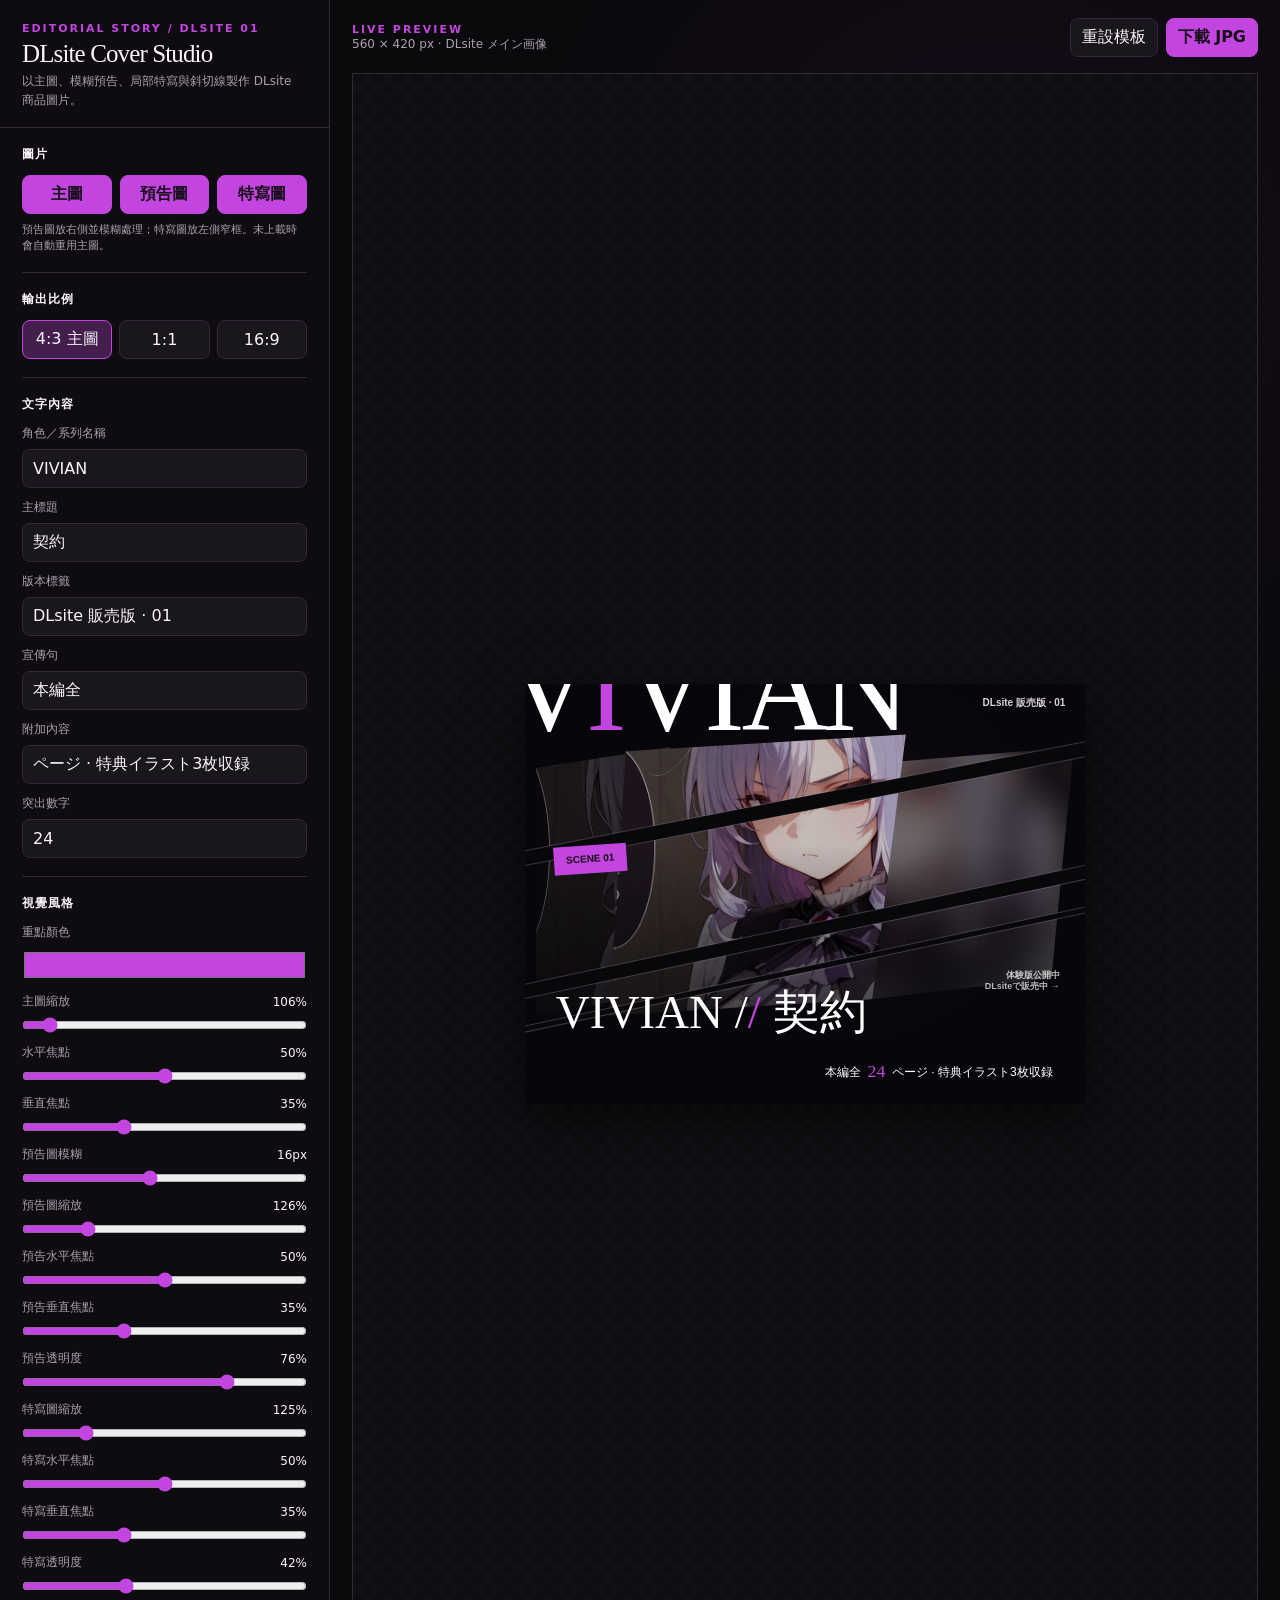
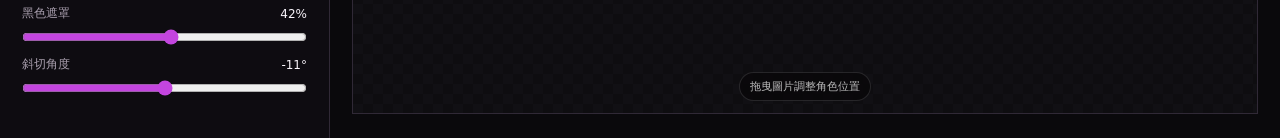
<file: PatreonCoverStudio.html>
<!DOCTYPE html>
<html lang="zh-HK">
<head>
  <meta charset="UTF-8">
  <meta name="viewport" content="width=device-width, initial-scale=1.0">
  <title>DLsite Cover Studio — Editorial Story</title>
  <style>
    :root {
      color-scheme: dark;
      --bg: #0a090c;
      --panel: #121015;
      --panel-2: #19161d;
      --line: #302936;
      --text: #f8f4fa;
      --muted: #aaa0af;
      --accent: #c345df;
    }
    * { box-sizing: border-box; }
    html, body { min-height: 100%; }
    body {
      margin: 0;
      background:
        radial-gradient(circle at 78% 16%, rgba(195, 69, 223, .08), transparent 28%),
        var(--bg);
      color: var(--text);
      font-family: Inter, "Noto Sans TC", "Microsoft JhengHei", system-ui, sans-serif;
    }
    button, input, select { font: inherit; }
    button, .file-button { -webkit-tap-highlight-color: transparent; }
    .app-shell {
      display: grid;
      grid-template-columns: 330px minmax(0, 1fr);
      min-height: 100vh;
    }
    .sidebar {
      background: rgba(15, 13, 18, .96);
      border-right: 1px solid var(--line);
      display: flex;
      flex-direction: column;
      min-width: 0;
    }
    .brand {
      border-bottom: 1px solid var(--line);
      padding: 22px 22px 18px;
    }
    .eyebrow {
      color: var(--accent);
      font-size: 11px;
      font-weight: 700;
      letter-spacing: .18em;
      text-transform: uppercase;
    }
    h1 {
      font-family: Georgia, "Times New Roman", "Noto Serif TC", serif;
      font-size: 25px;
      font-weight: 400;
      letter-spacing: -.035em;
      margin: 5px 0 4px;
    }
    .brand p {
      color: var(--muted);
      font-size: 12px;
      line-height: 1.55;
      margin: 0;
    }
    .controls {
      display: flex;
      flex: 1;
      flex-direction: column;
      gap: 18px;
      overflow-y: auto;
      padding: 18px 22px 24px;
    }
    .control-section {
      border-bottom: 1px solid var(--line);
      padding-bottom: 18px;
    }
    .control-section:last-child { border-bottom: 0; }
    .section-title {
      align-items: center;
      display: flex;
      font-size: 12px;
      font-weight: 700;
      justify-content: space-between;
      letter-spacing: .08em;
      margin: 0 0 12px;
      text-transform: uppercase;
    }
    .field {
      display: grid;
      gap: 7px;
      margin-top: 11px;
    }
    .field:first-of-type { margin-top: 0; }
    .field-head {
      align-items: center;
      color: var(--muted);
      display: flex;
      font-size: 12px;
      justify-content: space-between;
    }
    .field-head output {
      color: var(--text);
      font-variant-numeric: tabular-nums;
    }
    input[type="text"], input[type="number"], select {
      background: var(--panel-2);
      border: 1px solid var(--line);
      border-radius: 8px;
      color: var(--text);
      min-width: 0;
      outline: none;
      padding: 9px 10px;
      width: 100%;
    }
    input[type="text"]:focus, input[type="number"]:focus, select:focus {
      border-color: var(--accent);
      box-shadow: 0 0 0 3px color-mix(in srgb, var(--accent), transparent 78%);
    }
    input[type="range"] {
      accent-color: var(--accent);
      cursor: pointer;
      margin: 0;
      width: 100%;
    }
    input[type="color"] {
      background: transparent;
      border: 0;
      cursor: pointer;
      height: 34px;
      padding: 0;
      width: 100%;
    }
    .ratio-group {
      display: grid;
      gap: 7px;
      grid-template-columns: repeat(3, 1fr);
    }
    .ratio-button, .ghost-button, .primary-button, .file-button {
      align-items: center;
      border-radius: 8px;
      cursor: pointer;
      display: inline-flex;
      justify-content: center;
      min-height: 38px;
      padding: 8px 11px;
      text-align: center;
    }
    .ratio-button, .ghost-button {
      background: var(--panel-2);
      border: 1px solid var(--line);
      color: var(--text);
    }
    .ratio-button[aria-pressed="true"] {
      background: color-mix(in srgb, var(--accent), #17121b 74%);
      border-color: var(--accent);
    }
    .primary-button, .file-button {
      background: var(--accent);
      border: 1px solid var(--accent);
      color: #160e19;
      font-weight: 700;
    }
    .file-grid {
      display: grid;
      gap: 8px;
      grid-template-columns: repeat(3, 1fr);
    }
    .file-button input { display: none; }
    .file-note {
      color: var(--muted);
      font-size: 11px;
      line-height: 1.45;
      margin: 8px 0 0;
    }
    .workspace {
      display: flex;
      flex-direction: column;
      min-width: 0;
      padding: 18px 22px 24px;
    }
    .workspace-bar {
      align-items: center;
      display: flex;
      gap: 10px;
      justify-content: space-between;
      margin-bottom: 16px;
    }
    .workspace-status {
      color: var(--muted);
      font-size: 12px;
    }
    .workspace-actions {
      display: flex;
      gap: 8px;
    }
    .workspace-actions button { white-space: nowrap; }
    .stage-wrap {
      align-items: center;
      background:
        linear-gradient(45deg, #111014 25%, transparent 25%),
        linear-gradient(-45deg, #111014 25%, transparent 25%),
        linear-gradient(45deg, transparent 75%, #111014 75%),
        linear-gradient(-45deg, transparent 75%, #111014 75%),
        #0e0d10;
      background-position: 0 0, 0 10px, 10px -10px, -10px 0;
      background-size: 20px 20px;
      border: 1px solid var(--line);
      display: flex;
      flex: 1;
      justify-content: center;
      min-height: 430px;
      overflow: hidden;
      padding: 28px;
      position: relative;
    }
    canvas {
      background: #08070a;
      box-shadow: 0 18px 54px rgba(0, 0, 0, .58);
      cursor: grab;
      display: block;
      max-height: calc(100vh - 126px);
      max-width: 100%;
      object-fit: contain;
      touch-action: none;
    }
    canvas.is-dragging { cursor: grabbing; }
    .stage-hint {
      background: rgba(8, 7, 10, .76);
      border: 1px solid rgba(255, 255, 255, .12);
      border-radius: 999px;
      bottom: 12px;
      color: rgba(255, 255, 255, .72);
      font-size: 11px;
      left: 50%;
      padding: 6px 10px;
      pointer-events: none;
      position: absolute;
      transform: translateX(-50%);
      white-space: nowrap;
    }
    .toast {
      background: #f6eef8;
      border-radius: 8px;
      bottom: 18px;
      color: #241728;
      font-size: 12px;
      opacity: 0;
      padding: 9px 12px;
      pointer-events: none;
      position: fixed;
      right: 18px;
      transform: translateY(8px);
      transition: opacity .2s ease, transform .2s ease;
      z-index: 20;
    }
    .toast.show { opacity: 1; transform: translateY(0); }
    @media (max-width: 900px) {
      .app-shell { grid-template-columns: 290px minmax(0, 1fr); }
      .stage-wrap { padding: 16px; }
    }
    @media (max-width: 720px) {
      .app-shell { display: block; }
      .sidebar { border-bottom: 1px solid var(--line); border-right: 0; }
      .controls { max-height: none; overflow: visible; }
      .workspace { min-height: 72vh; }
      .workspace-bar { align-items: flex-start; flex-direction: column; }
      .stage-wrap { min-height: 360px; }
      canvas { max-height: none; }
    }
  </style>
</head>
<body>
  <main class="app-shell">
    <aside class="sidebar" aria-label="封面設定">
      <header class="brand">
        <div class="eyebrow">Editorial Story / DLsite 01</div>
        <h1>DLsite Cover Studio</h1>
        <p>以主圖、模糊預告、局部特寫與斜切線製作 DLsite 商品圖片。</p>
      </header>

      <div class="controls">
        <section class="control-section">
          <h2 class="section-title">圖片</h2>
          <div class="file-grid">
            <label class="file-button">主圖<input id="main-image-input" type="file" accept="image/*"></label>
            <label class="file-button">預告圖<input id="teaser-image-input" type="file" accept="image/*"></label>
            <label class="file-button">特寫圖<input id="detail-image-input" type="file" accept="image/*"></label>
          </div>
          <p class="file-note">預告圖放右側並模糊處理；特寫圖放左側窄框。未上載時會自動重用主圖。</p>
        </section>

        <section class="control-section">
          <h2 class="section-title">輸出比例</h2>
          <div class="ratio-group" role="group" aria-label="選擇輸出比例">
            <button class="ratio-button" type="button" data-ratio="4:3" aria-pressed="true">4:3 主圖</button>
            <button class="ratio-button" type="button" data-ratio="1:1" aria-pressed="false">1:1</button>
            <button class="ratio-button" type="button" data-ratio="16:9" aria-pressed="false">16:9</button>
          </div>
        </section>

        <section class="control-section">
          <h2 class="section-title">文字內容</h2>
          <label class="field">
            <span class="field-head">角色／系列名稱</span>
            <input type="text" value="VIVIAN" maxlength="22" data-key="seriesName">
          </label>
          <label class="field">
            <span class="field-head">主標題</span>
            <input type="text" value="契約" maxlength="18" data-key="mainTitle">
          </label>
          <label class="field">
            <span class="field-head">版本標籤</span>
            <input type="text" value="DLsite 販売版 · 01" maxlength="32" data-key="edition">
          </label>
          <label class="field">
            <span class="field-head">宣傳句</span>
            <input type="text" value="本編全" maxlength="24" data-key="salesLine">
          </label>
          <label class="field">
            <span class="field-head">附加內容</span>
            <input type="text" value="ページ · 特典イラスト3枚収録" maxlength="36" data-key="bonusLine">
          </label>
          <label class="field">
            <span class="field-head">突出數字</span>
            <input type="text" value="24" maxlength="4" data-key="pageCount">
          </label>
        </section>

        <section class="control-section">
          <h2 class="section-title">視覺風格</h2>
          <label class="field">
            <span class="field-head">重點顏色</span>
            <input id="accent-color" type="color" value="#c345df" data-key="accent">
          </label>
          <label class="field">
            <span class="field-head">主圖縮放 <output data-output="zoom">106%</output></span>
            <input type="range" min="100" max="180" value="106" data-key="zoom">
          </label>
          <label class="field">
            <span class="field-head">水平焦點 <output data-output="positionX">50%</output></span>
            <input type="range" min="0" max="100" value="50" data-key="positionX">
          </label>
          <label class="field">
            <span class="field-head">垂直焦點 <output data-output="positionY">35%</output></span>
            <input type="range" min="0" max="100" value="35" data-key="positionY">
          </label>
          <label class="field">
            <span class="field-head">預告圖模糊 <output data-output="teaserBlur">16px</output></span>
            <input type="range" min="0" max="36" value="16" data-key="teaserBlur">
          </label>
          <label class="field">
            <span class="field-head">預告圖縮放 <output data-output="teaserZoom">126%</output></span>
            <input type="range" min="100" max="220" value="126" data-key="teaserZoom">
          </label>
          <label class="field">
            <span class="field-head">預告水平焦點 <output data-output="teaserPositionX">50%</output></span>
            <input type="range" min="0" max="100" value="50" data-key="teaserPositionX">
          </label>
          <label class="field">
            <span class="field-head">預告垂直焦點 <output data-output="teaserPositionY">35%</output></span>
            <input type="range" min="0" max="100" value="35" data-key="teaserPositionY">
          </label>
          <label class="field">
            <span class="field-head">預告透明度 <output data-output="teaserOpacity">76%</output></span>
            <input type="range" min="10" max="100" value="76" data-key="teaserOpacity">
          </label>
          <label class="field">
            <span class="field-head">特寫圖縮放 <output data-output="detailZoom">125%</output></span>
            <input type="range" min="100" max="220" value="125" data-key="detailZoom">
          </label>
          <label class="field">
            <span class="field-head">特寫水平焦點 <output data-output="detailPositionX">50%</output></span>
            <input type="range" min="0" max="100" value="50" data-key="detailPositionX">
          </label>
          <label class="field">
            <span class="field-head">特寫垂直焦點 <output data-output="detailPositionY">35%</output></span>
            <input type="range" min="0" max="100" value="35" data-key="detailPositionY">
          </label>
          <label class="field">
            <span class="field-head">特寫透明度 <output data-output="detailOpacity">42%</output></span>
            <input type="range" min="10" max="100" value="42" data-key="detailOpacity">
          </label>
          <label class="field">
            <span class="field-head">黑色遮罩 <output data-output="darkness">42%</output></span>
            <input type="range" min="0" max="80" value="42" data-key="darkness">
          </label>
          <label class="field">
            <span class="field-head">斜切角度 <output data-output="slashAngle">-11°</output></span>
            <input type="range" min="-20" max="-2" value="-11" data-key="slashAngle">
          </label>
        </section>
      </div>
    </aside>

    <section class="workspace" aria-label="封面預覽">
      <div class="workspace-bar">
        <div>
          <div class="eyebrow">Live Preview</div>
          <div class="workspace-status" id="canvas-status">560 × 420 px · DLsite メイン画像</div>
        </div>
        <div class="workspace-actions">
          <button class="ghost-button" id="reset-button" type="button">重設模板</button>
          <button class="primary-button" id="download-button" type="button">下載 JPG</button>
        </div>
      </div>
      <div class="stage-wrap">
        <canvas id="cover-canvas" width="560" height="420" aria-label="DLsite 漫畫商品圖片預覽"></canvas>
        <div class="stage-hint">拖曳圖片調整角色位置</div>
      </div>
    </section>
  </main>
  <div class="toast" id="toast" role="status" aria-live="polite"></div>

  <script>
    (() => {
      const canvas = document.getElementById('cover-canvas');
      const ctx = canvas.getContext('2d');
      const status = document.getElementById('canvas-status');
      const toast = document.getElementById('toast');
      const defaultState = {
        ratio: '4:3',
        seriesName: 'VIVIAN',
        mainTitle: '契約',
        edition: 'DLsite 販売版 · 01',
        salesLine: '本編全',
        bonusLine: 'ページ · 特典イラスト3枚収録',
        pageCount: '24',
        accent: '#c345df',
        zoom: 106,
        positionX: 50,
        positionY: 35,
        teaserBlur: 16,
        teaserZoom: 126,
        teaserPositionX: 50,
        teaserPositionY: 35,
        teaserOpacity: 76,
        detailZoom: 125,
        detailPositionX: 50,
        detailPositionY: 35,
        detailOpacity: 42,
        darkness: 42,
        slashAngle: -11
      };
      const state = { ...defaultState };
      const ratioMap = {
        '4:3': { width: 560, height: 420, label: 'DLsite メイン画像' },
        '1:1': { width: 300, height: 300, label: 'DLsite サムネイル画像' },
        '16:9': { width: 1600, height: 900, label: '宣伝用ワイド画像' }
      };
      const mainImage = new Image();
      const teaserImage = new Image();
      const detailImage = new Image();
      let teaserIsCustom = false;
      let detailIsCustom = false;
      let toastTimer;
      let dragState = null;

      function showToast(message) {
        toast.textContent = message;
        toast.classList.add('show');
        clearTimeout(toastTimer);
        toastTimer = setTimeout(() => toast.classList.remove('show'), 1800);
      }

      function hexToRgba(hex, alpha) {
        const value = hex.replace('#', '');
        const normalized = value.length === 3 ? value.split('').map((c) => c + c).join('') : value;
        const number = parseInt(normalized, 16);
        const r = (number >> 16) & 255;
        const g = (number >> 8) & 255;
        const b = number & 255;
        return `rgba(${r}, ${g}, ${b}, ${alpha})`;
      }

      function polygonPath(points, width, height) {
        ctx.beginPath();
        points.forEach(([x, y], index) => {
          const px = x * width;
          const py = y * height;
          if (index === 0) ctx.moveTo(px, py);
          else ctx.lineTo(px, py);
        });
        ctx.closePath();
      }

      function drawImageCover(image, boxX, boxY, boxW, boxH, zoom, positionX, positionY) {
        if (!image.complete || !image.naturalWidth) return;
        const scale = Math.max(boxW / image.naturalWidth, boxH / image.naturalHeight) * zoom;
        const drawW = image.naturalWidth * scale;
        const drawH = image.naturalHeight * scale;
        const drawX = boxX + (boxW - drawW) * (positionX / 100);
        const drawY = boxY + (boxH - drawH) * (positionY / 100);
        ctx.drawImage(image, drawX, drawY, drawW, drawH);
      }

      function drawPanel(image, points, filter, opacity, zoomOffset = 0, xOffset = 0, positionX = state.positionX, positionY = state.positionY, absoluteZoom = null) {
        const w = canvas.width;
        const h = canvas.height;
        ctx.save();
        polygonPath(points, w, h);
        ctx.clip();
        ctx.globalAlpha = opacity;
        ctx.filter = filter;
        drawImageCover(
          image,
          -w * .02 + xOffset,
          -h * .02,
          w * 1.04,
          h * 1.04,
          absoluteZoom === null ? state.zoom / 100 + zoomOffset : absoluteZoom,
          positionX,
          positionY
        );
        ctx.restore();
      }

      function setFont(size, family = 'Georgia, Times New Roman, serif', weight = '400') {
        ctx.font = `${weight} ${Math.max(8, size)}px ${family}`;
      }

      function fitFont(text, maxWidth, startSize, family, weight = '400') {
        let size = startSize;
        setFont(size, family, weight);
        while (size > 9 && ctx.measureText(text).width > maxWidth) {
          size -= 1;
          setFont(size, family, weight);
        }
        return size;
      }

      function drawBigWord(word, x, y, size) {
        setFont(size);
        ctx.textBaseline = 'top';
        let cursor = x;
        [...word].forEach((character, index) => {
          ctx.fillStyle = index === 1 ? state.accent : '#ffffff';
          ctx.fillText(character, cursor, y);
          cursor += ctx.measureText(character).width * .93;
        });
      }

      function drawRotatedBar(centerY, thickness, angleDeg) {
        const w = canvas.width;
        const h = canvas.height;
        ctx.save();
        ctx.translate(w / 2, centerY);
        ctx.rotate(angleDeg * Math.PI / 180);
        ctx.fillStyle = '#08070a';
        ctx.fillRect(-w * .68, -thickness / 2, w * 1.36, thickness);
        ctx.strokeStyle = 'rgba(229, 216, 234, .22)';
        ctx.lineWidth = Math.max(1, h * .0014);
        ctx.strokeRect(-w * .68, -thickness / 2, w * 1.36, thickness);
        ctx.restore();
      }

      function drawText() {
        const w = canvas.width;
        const h = canvas.height;
        const sans = 'Inter, Noto Sans TC, Microsoft JhengHei, sans-serif';
        const serif = 'Georgia, Times New Roman, Noto Serif TC, serif';
        const portrait = h > w;

        drawBigWord(state.seriesName.toUpperCase(), -w * .035, -h * .11, Math.min(h * .34, w * .215));

        ctx.fillStyle = '#d9d0dc';
        ctx.textAlign = 'right';
        ctx.textBaseline = 'top';
        setFont(Math.max(10, Math.min(w, h) * .015), sans, '700');
        ctx.fillText(state.edition, w * .965, h * .035);

        ctx.save();
        ctx.translate(w * .05, h * .39);
        ctx.rotate(-4 * Math.PI / 180);
        ctx.fillStyle = state.accent;
        ctx.fillRect(0, 0, portrait ? w * .25 : w * .13, h * .067);
        ctx.fillStyle = '#150e18';
        ctx.textAlign = 'center';
        ctx.textBaseline = 'middle';
        setFont(Math.max(10, Math.min(w, h) * .015), sans, '700');
        ctx.fillText('SCENE 01', (portrait ? w * .25 : w * .13) / 2, h * .0335);
        ctx.restore();

        ctx.fillStyle = 'rgba(255,255,255,.73)';
        ctx.textAlign = 'right';
        ctx.textBaseline = 'bottom';
        setFont(Math.max(9, Math.min(w, h) * .013), sans, '700');
        ctx.fillText('体験版公開中', w * .955, h * .705);
        ctx.fillText('DLsiteで販売中 →', w * .955, h * .73);

        ctx.textAlign = 'left';
        ctx.textBaseline = 'alphabetic';
        const separator = '//';
        const name = state.seriesName.toUpperCase();
        const title = state.mainTitle;
        const fullTitle = `${name} ${separator} ${title}`;
        const titleSize = fitFont(fullTitle, w * .89, Math.min(h * .112, w * .094), serif);
        setFont(titleSize, serif);
        const titleY = h * (portrait ? .795 : .82);
        ctx.fillStyle = '#ffffff';
        ctx.fillText(name, w * .055, titleY);
        let cursor = w * .055 + ctx.measureText(name + ' ').width;
        ctx.fillText('/', cursor, titleY);
        cursor += ctx.measureText('/').width;
        ctx.fillStyle = state.accent;
        ctx.fillText('/', cursor, titleY);
        cursor += ctx.measureText('/ ').width;
        ctx.fillStyle = '#ffffff';
        ctx.fillText(title, cursor, titleY);

        const subSize = Math.max(12, Math.min(w, h) * (portrait ? .023 : .028));
        setFont(subSize, sans, '400');
        ctx.textBaseline = 'middle';
        const pieces = [state.salesLine, state.pageCount, state.bonusLine];
        const gap = subSize * .55;
        const totalWidth = ctx.measureText(pieces[0]).width + ctx.measureText(pieces[1]).width * 1.45 + ctx.measureText(pieces[2]).width + gap * 2;
        let subX = Math.max(w * .055, w - w * .055 - totalWidth);
        const subY = h * (portrait ? .9 : .925);
        ctx.fillStyle = '#ffffff';
        ctx.fillText(pieces[0], subX, subY);
        subX += ctx.measureText(pieces[0]).width + gap;
        setFont(subSize * 1.48, serif, '400');
        ctx.fillStyle = state.accent;
        ctx.fillText(pieces[1], subX, subY);
        subX += ctx.measureText(pieces[1]).width + gap;
        setFont(subSize, sans, '400');
        ctx.fillStyle = '#ffffff';
        ctx.fillText(pieces[2], subX, subY);
      }

      function draw() {
        const w = canvas.width;
        const h = canvas.height;
        const portrait = h > w;
        ctx.clearRect(0, 0, w, h);
        ctx.fillStyle = '#08070a';
        ctx.fillRect(0, 0, w, h);

        const glow = ctx.createRadialGradient(w * .58, h * .4, 0, w * .58, h * .4, w * .35);
        glow.addColorStop(0, hexToRgba(state.accent, .14));
        glow.addColorStop(1, 'rgba(8,7,10,0)');
        ctx.fillStyle = glow;
        ctx.fillRect(0, 0, w, h);

        const leftPoints = portrait
          ? [[.02,.18],[.34,.14],[.3,.72],[.02,.76]]
          : [[.02,.2],[.26,.15],[.22,.74],[.02,.79]];
        const heroPoints = portrait
          ? [[.09,.16],[.9,.12],[.82,.74],[.02,.79]]
          : [[.18,.16],[.68,.12],[.62,.75],[.15,.79]];
        const teaserPoints = portrait
          ? [[.48,.2],[.98,.15],[.93,.72],[.42,.77]]
          : [[.62,.19],[.98,.15],[.94,.7],[.56,.76]];

        drawPanel(
          detailIsCustom ? detailImage : mainImage,
          leftPoints,
          'saturate(.58) contrast(1.18)',
          state.detailOpacity / 100,
          0,
          -w * .14,
          state.detailPositionX,
          state.detailPositionY,
          state.detailZoom / 100
        );
        drawPanel(
          teaserIsCustom ? teaserImage : mainImage,
          teaserPoints,
          `blur(${state.teaserBlur}px) saturate(.72) brightness(.72)`,
          state.teaserOpacity / 100,
          0,
          w * .12,
          state.teaserPositionX,
          state.teaserPositionY,
          state.teaserZoom / 100
        );
        drawPanel(mainImage, heroPoints, 'contrast(1.05) saturate(.95)', 1, 0, 0);

        const veil = ctx.createLinearGradient(0, h * .38, 0, h * .82);
        veil.addColorStop(0, 'rgba(8,7,10,0)');
        veil.addColorStop(1, `rgba(8,7,10,${Math.min(.92, state.darkness / 100 + .32)})`);
        ctx.fillStyle = veil;
        ctx.fillRect(0, h * .35, w, h * .52);

        ctx.fillStyle = `rgba(8,7,10,${state.darkness / 100 * .56})`;
        ctx.fillRect(0, 0, w, h);

        drawRotatedBar(h * .285, h * .035, state.slashAngle);
        drawRotatedBar(h * .59, h * .033, state.slashAngle - 1);
        drawRotatedBar(h * .68, h * .014, state.slashAngle - 1);
        drawText();
      }

      function resizeCanvas() {
        const config = ratioMap[state.ratio];
        canvas.width = config.width;
        canvas.height = config.height;
        status.textContent = `${config.width} × ${config.height} px · ${config.label}`;
        draw();
      }

      function loadFile(file, image, callback) {
        if (!file) return;
        const reader = new FileReader();
        reader.onload = () => {
          image.onload = () => {
            callback();
            draw();
          };
          image.src = reader.result;
        };
        reader.readAsDataURL(file);
      }

      function updateOutputs() {
        document.querySelectorAll('[data-output]').forEach((output) => {
          const key = output.dataset.output;
          const suffix = key === 'teaserBlur' ? 'px' : key === 'slashAngle' ? '°' : '%';
          output.textContent = `${state[key]}${suffix}`;
        });
      }

      function syncControls() {
        document.querySelectorAll('[data-key]').forEach((input) => {
          input.value = state[input.dataset.key];
        });
        document.querySelectorAll('[data-ratio]').forEach((button) => {
          button.setAttribute('aria-pressed', String(button.dataset.ratio === state.ratio));
        });
        document.documentElement.style.setProperty('--accent', state.accent);
        updateOutputs();
      }

      document.querySelectorAll('[data-key]').forEach((input) => {
        input.addEventListener('input', () => {
          const key = input.dataset.key;
          state[key] = input.type === 'range' ? Number(input.value) : input.value;
          if (key === 'accent') document.documentElement.style.setProperty('--accent', state.accent);
          updateOutputs();
          draw();
        });
      });

      document.querySelectorAll('[data-ratio]').forEach((button) => {
        button.addEventListener('click', () => {
          state.ratio = button.dataset.ratio;
          document.querySelectorAll('[data-ratio]').forEach((item) => item.setAttribute('aria-pressed', String(item === button)));
          resizeCanvas();
        });
      });

      document.getElementById('main-image-input').addEventListener('change', (event) => {
        loadFile(event.target.files[0], mainImage, () => showToast('主圖已更新'));
      });
      document.getElementById('teaser-image-input').addEventListener('change', (event) => {
        loadFile(event.target.files[0], teaserImage, () => {
          teaserIsCustom = true;
          showToast('預告圖已更新');
        });
      });
      document.getElementById('detail-image-input').addEventListener('change', (event) => {
        loadFile(event.target.files[0], detailImage, () => {
          detailIsCustom = true;
          showToast('特寫圖已更新');
        });
      });

      canvas.addEventListener('pointerdown', (event) => {
        dragState = {
          pointerId: event.pointerId,
          startX: event.clientX,
          startY: event.clientY,
          positionX: state.positionX,
          positionY: state.positionY
        };
        canvas.setPointerCapture(event.pointerId);
        canvas.classList.add('is-dragging');
      });
      canvas.addEventListener('pointermove', (event) => {
        if (!dragState || dragState.pointerId !== event.pointerId) return;
        const rect = canvas.getBoundingClientRect();
        const deltaX = (event.clientX - dragState.startX) / rect.width * 100;
        const deltaY = (event.clientY - dragState.startY) / rect.height * 100;
        state.positionX = Math.round(Math.max(0, Math.min(100, dragState.positionX - deltaX)));
        state.positionY = Math.round(Math.max(0, Math.min(100, dragState.positionY - deltaY)));
        document.querySelector('[data-key="positionX"]').value = state.positionX;
        document.querySelector('[data-key="positionY"]').value = state.positionY;
        updateOutputs();
        draw();
      });
      function endDrag(event) {
        if (!dragState || dragState.pointerId !== event.pointerId) return;
        canvas.releasePointerCapture(event.pointerId);
        dragState = null;
        canvas.classList.remove('is-dragging');
      }
      canvas.addEventListener('pointerup', endDrag);
      canvas.addEventListener('pointercancel', endDrag);

      document.getElementById('reset-button').addEventListener('click', () => {
        Object.assign(state, defaultState);
        teaserIsCustom = false;
        detailIsCustom = false;
        syncControls();
        resizeCanvas();
        showToast('模板已重設');
      });

      document.getElementById('download-button').addEventListener('click', () => {
        draw();
        const downloadJpeg = (quality) => canvas.toBlob((blob) => {
          if (!blob) return;
          if (blob.size > 2 * 1024 * 1024 && quality > .68) {
            downloadJpeg(quality - .08);
            return;
          }
          const safeName = (state.seriesName || 'dlsite-cover').replace(/[^a-zA-Z0-9_-]+/g, '-').replace(/^-|-$/g, '') || 'dlsite-cover';
          const link = document.createElement('a');
          link.download = `${safeName}-${state.ratio.replace(':', 'x')}.jpg`;
          link.href = URL.createObjectURL(blob);
          link.click();
          setTimeout(() => URL.revokeObjectURL(link.href), 1000);
          showToast(`JPG 已下載 · ${Math.round(blob.size / 1024)}KB`);
        }, 'image/jpeg', quality);
        downloadJpeg(.92);
      });

      mainImage.onload = () => draw();
      mainImage.src = 'patreon-cover-assets/vivian-sample.jpg';
      syncControls();
      resizeCanvas();
    })();
  </script>
</body>
</html>
</file>
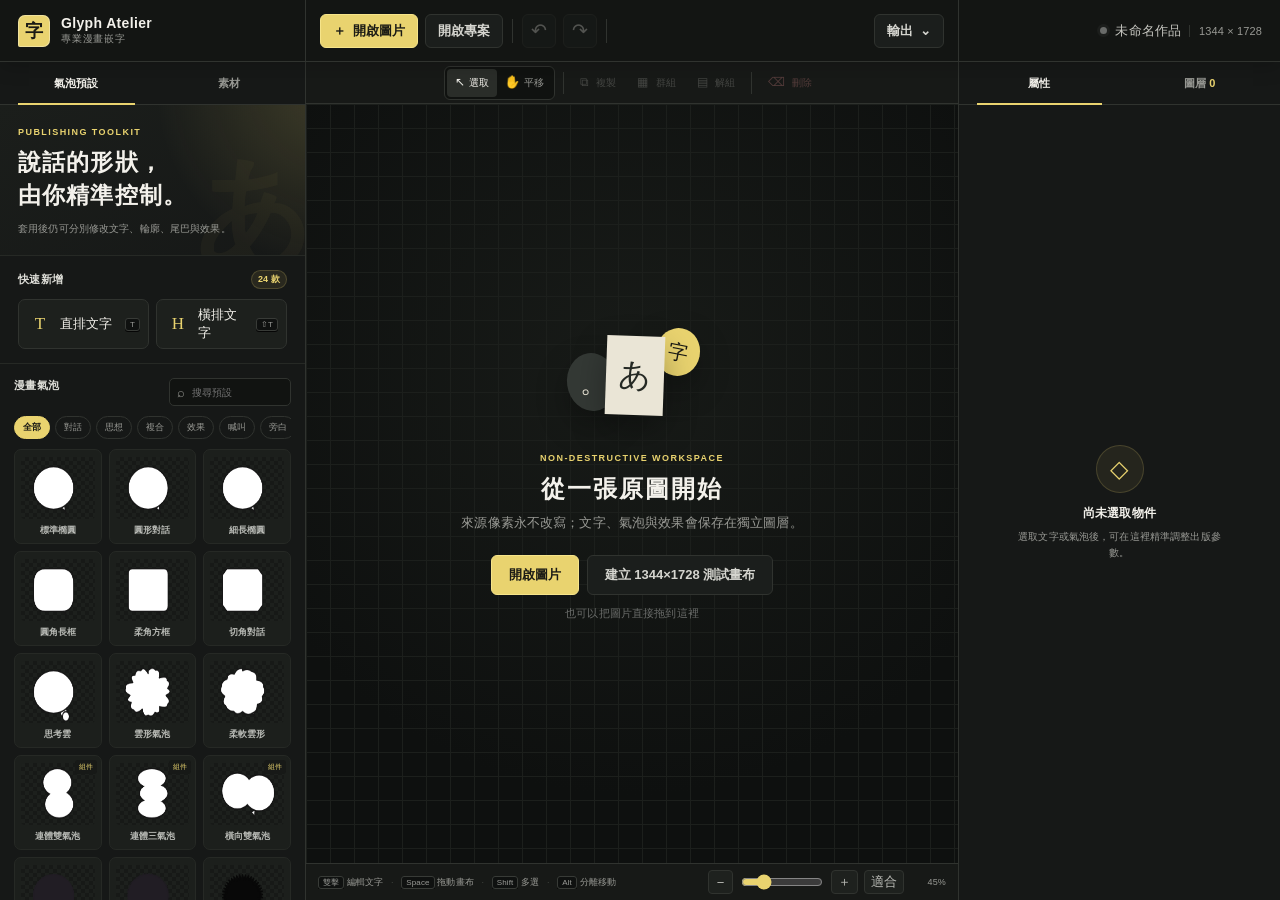
<file: TextWeb.html>
<!doctype html>
<html lang="zh-Hant">
<head>
  <meta charset="utf-8">
  <meta name="viewport" content="width=device-width,initial-scale=1">
  <meta name="color-scheme" content="dark">
  <title>Glyph Atelier — 專業漫畫嵌字</title>
  <meta name="description" content="離線、非破壞、出版級日文直排漫畫嵌字編輯器">
  <link rel="stylesheet" href="TextWeb.css">
</head>
<body>
  <div class="app-shell">
    <header class="topbar">
      <div class="brand" aria-label="Glyph Atelier">
        <span class="brand-mark" aria-hidden="true">字</span>
        <div>
          <strong>Glyph Atelier</strong>
          <span>專業漫畫嵌字</span>
        </div>
      </div>

      <nav class="document-actions" aria-label="檔案操作">
        <button class="button primary" id="openImageButton" type="button"><span>＋</span> 開啟圖片</button>
        <button class="button" id="openProjectButton" type="button">開啟專案</button>
        <span class="separator" aria-hidden="true"></span>
        <button class="icon-button" id="undoButton" type="button" title="復原 Ctrl+Z" aria-label="復原">↶</button>
        <button class="icon-button" id="redoButton" type="button" title="重做 Ctrl+Shift+Z" aria-label="重做">↷</button>
        <span class="separator" aria-hidden="true"></span>
        <button class="button export-button" id="exportMenuButton" type="button" aria-haspopup="menu" aria-expanded="false">輸出 <span aria-hidden="true">⌄</span></button>
        <div class="menu export-menu" id="exportMenu" role="menu" hidden>
          <button role="menuitem" data-export="png"><b>PNG 圖像</b><span>只輸出出版圖像</span></button>
          <button role="menuitem" data-export="project"><b>可編輯專案</b><span>保存圖層、字體與幾何</span></button>
          <button role="menuitem" data-export="both"><b>PNG ＋ 專案</b><span>同時下載兩種檔案</span></button>
        </div>
      </nav>

      <div class="document-status">
        <span class="status-dot" id="saveStatusDot"></span>
        <span id="documentName">未命名作品</span>
        <span class="canvas-dimensions" id="canvasDimensions">1344 × 1728</span>
      </div>
    </header>

    <main class="workspace">
      <aside class="left-panel panel" aria-label="物件與預設">
        <div class="panel-tabs" role="tablist">
          <button class="panel-tab active" type="button" role="tab" aria-selected="true" data-left-tab="presets">氣泡預設</button>
          <button class="panel-tab" type="button" role="tab" aria-selected="false" data-left-tab="assets">素材</button>
        </div>

        <section class="left-tab-content" data-left-panel="presets">
          <div class="panel-section intro-section">
            <div class="section-kicker">PUBLISHING TOOLKIT</div>
            <h1>說話的形狀，<br>由你精準控制。</h1>
            <p>套用後仍可分別修改文字、輪廓、尾巴與效果。</p>
          </div>

          <div class="panel-section compact-section">
            <div class="section-row">
              <h2>快速新增</h2>
              <span class="count-badge">24 款</span>
            </div>
            <div class="quick-add-grid">
              <button type="button" id="addTextButton"><span class="tool-symbol">T</span><span>直排文字</span><kbd>T</kbd></button>
              <button type="button" id="addHorizontalTextButton"><span class="tool-symbol">H</span><span>橫排文字</span><kbd>⇧T</kbd></button>
            </div>
          </div>

          <div class="panel-section preset-section">
            <div class="section-row preset-heading">
              <h2>漫畫氣泡</h2>
              <label class="search-field">
                <span aria-hidden="true">⌕</span>
                <input id="presetSearch" type="search" placeholder="搜尋預設" autocomplete="off">
              </label>
            </div>
            <div class="category-chips" id="categoryChips" aria-label="氣泡分類"></div>
            <div class="preset-grid" id="presetGrid"></div>
          </div>
        </section>

        <section class="left-tab-content" data-left-panel="assets" hidden>
          <div class="panel-section assets-section">
            <div class="section-kicker">LOCAL ASSETS</div>
            <h2>本機素材</h2>
            <p>圖片、字體與專案只在本機處理，不會上傳。</p>
            <button class="asset-drop" id="assetImageButton" type="button">
              <span class="drop-icon">▧</span>
              <b>更換來源圖片</b>
              <small>PNG / JPG / WebP</small>
            </button>
            <button class="asset-drop" id="assetBubbleButton" type="button">
              <span class="drop-icon">◯</span>
              <b>加入並儲存氣泡</b>
              <small>自動加入「我的氣泡」並放到畫布</small>
            </button>
            <div class="bubble-library">
              <div class="section-row"><h3>我的氣泡</h3><span id="bubblePresetCount">0</span></div>
              <p class="library-help">點一下即可加入目前專案；預設只保存在這部裝置。</p>
              <div id="bubblePresetEmpty" class="empty-list">尚未儲存氣泡素材</div>
              <div id="bubblePresetGrid" class="bubble-preset-grid"></div>
            </div>
            <button class="asset-drop" id="fontUploadButton" type="button">
              <span class="drop-icon">Aa</span>
              <b>加入自訂字體</b>
              <small>TTF / OTF / WOFF / WOFF2</small>
            </button>
            <div class="font-library">
              <div class="section-row"><h3>專案字體</h3><span id="fontCount">0</span></div>
              <div id="fontLibraryEmpty" class="empty-list">尚未加入自訂字體</div>
              <div id="fontLibrary"></div>
            </div>
          </div>
        </section>
      </aside>

      <section class="stage-area" aria-label="畫布工作區">
        <div class="stage-toolbar" role="toolbar" aria-label="畫布工具">
          <div class="segmented-control">
            <button class="active" type="button" data-tool="select" title="選取 V">↖<span>選取</span></button>
            <button type="button" data-tool="hand" title="平移 H">✋<span>平移</span></button>
          </div>
          <span class="toolbar-divider"></span>
          <button class="toolbar-button" id="duplicateButton" type="button" title="複製 Ctrl+D">⧉ <span>複製</span></button>
          <button class="toolbar-button" id="groupButton" type="button" title="群組 Ctrl+G">▦ <span>群組</span></button>
          <button class="toolbar-button" id="ungroupButton" type="button" title="取消群組 Ctrl+Shift+G">▤ <span>解組</span></button>
          <span class="toolbar-divider"></span>
          <button class="toolbar-button danger-text" id="deleteButton" type="button" title="刪除 Delete">⌫ <span>刪除</span></button>
        </div>

        <div class="stage-viewport" id="stageViewport" tabindex="0">
          <div class="stage-drop-overlay" id="stageDropOverlay" hidden>
            <span>＋</span>
            <b>放開以開啟來源圖片</b>
          </div>
          <div class="stage-empty" id="stageEmpty">
            <div class="empty-art" aria-hidden="true"><span>あ</span><span>。</span><span>字</span></div>
            <div class="section-kicker">NON-DESTRUCTIVE WORKSPACE</div>
            <h2>從一張原圖開始</h2>
            <p>來源像素永不改寫；文字、氣泡與效果會保存在獨立圖層。</p>
            <div class="empty-actions">
              <button class="button primary large" id="emptyOpenButton" type="button">開啟圖片</button>
              <button class="button large" id="createTestCanvasButton" type="button">建立 1344×1728 測試畫布</button>
            </div>
            <small>也可以把圖片直接拖到這裡</small>
          </div>
          <div class="canvas-shell" id="canvasShell" hidden>
            <div class="canvas-ruler ruler-horizontal" id="horizontalRuler"></div>
            <div class="canvas-ruler ruler-vertical" id="verticalRuler"></div>
            <canvas id="editorCanvas" width="1344" height="1728" aria-label="漫畫嵌字畫布"></canvas>
            <textarea id="canvasTextEditor" class="canvas-text-editor" aria-label="直接編輯文字" spellcheck="false" hidden></textarea>
          </div>
        </div>

        <footer class="stage-footer">
          <div class="stage-help"><kbd>雙擊</kbd> 編輯文字 <span>·</span> <kbd>Space</kbd> 拖動畫布 <span>·</span> <kbd>Shift</kbd> 多選 <span>·</span> <kbd>Alt</kbd> 分離移動</div>
          <div class="zoom-controls">
            <button id="zoomOutButton" type="button" aria-label="縮小">−</button>
            <input id="zoomSlider" type="range" min="10" max="160" value="45" aria-label="畫布縮放">
            <button id="zoomInButton" type="button" aria-label="放大">＋</button>
            <button id="fitButton" type="button">適合</button>
            <span id="zoomValue">45%</span>
          </div>
        </footer>
      </section>

      <aside class="right-panel panel" aria-label="屬性與圖層">
        <div class="panel-tabs" role="tablist">
          <button class="panel-tab active" type="button" role="tab" aria-selected="true" data-right-tab="properties">屬性</button>
          <button class="panel-tab" type="button" role="tab" aria-selected="false" data-right-tab="layers">圖層 <span class="tab-count" id="layerCount">0</span></button>
        </div>

        <section class="right-tab-content" data-right-panel="properties">
          <div class="selection-empty" id="selectionEmpty">
            <span class="selection-empty-icon">◇</span>
            <b>尚未選取物件</b>
            <p>選取文字或氣泡後，可在這裡精準調整出版參數。</p>
          </div>

          <div id="multiInspector" class="inspector" hidden>
            <div class="inspector-title"><div><span>多重選取</span><b id="multiSelectionCount">2 個物件</b></div></div>
            <div class="inspector-section">
              <h3>排列</h3>
              <div class="alignment-grid">
                <button type="button" data-align="left" title="靠左">⇤</button>
                <button type="button" data-align="hcenter" title="水平置中">↔</button>
                <button type="button" data-align="right" title="靠右">⇥</button>
                <button type="button" data-align="top" title="靠上">↥</button>
                <button type="button" data-align="vcenter" title="垂直置中">↕</button>
                <button type="button" data-align="bottom" title="靠下">↧</button>
              </div>
            </div>
          </div>

          <div id="textInspector" class="inspector" hidden>
            <div class="inspector-title">
              <div><span>文字物件</span><b id="textObjectName">直排文字</b></div>
              <button class="tiny-icon" type="button" data-action="rename" aria-label="重新命名">✎</button>
            </div>
            <div class="inspector-section">
              <div class="section-row"><h3>內容</h3><span class="mode-badge" id="writingModeBadge">縱書き</span></div>
              <textarea id="textContentInput" class="content-textarea" rows="6" spellcheck="false"></textarea>
              <div class="field-hint">直排欄由右至左；空行會開始新欄。</div>
            </div>
            <div class="inspector-section auto-fit-section">
              <div class="section-row"><h3>自動配合文字框</h3><label class="switch"><input id="autoFitToggle" type="checkbox"><span></span></label></div>
              <p class="section-description">輸入文字或改變文字框大小時，自動選擇可完整容納內容的最大字級。</p>
              <div class="two-fields auto-fit-limits" id="autoFitLimits">
                <label class="field"><span>最小字級</span><div class="unit-input"><input id="autoFitMinInput" type="number" min="8" max="300" step="1"><em>px</em></div></label>
                <label class="field"><span>最大字級</span><div class="unit-input"><input id="autoFitMaxInput" type="number" min="8" max="300" step="1"><em>px</em></div></label>
              </div>
              <p class="auto-fit-status" id="autoFitStatus"></p>
            </div>
            <div class="inspector-section">
              <div class="section-row"><h3>排版</h3><button class="link-button" id="toggleWritingModeButton" type="button">切換橫排</button></div>
              <label class="field"><span>字體</span><select id="fontFamilyInput"></select></label>
              <div class="two-fields">
                <label class="field"><span>字級</span><div class="unit-input"><input id="fontSizeInput" type="number" min="8" max="300" step="1"><em>px</em></div></label>
                <label class="field"><span>字重</span><select id="fontWeightInput"><option value="400">標準 400</option><option value="500">中黑 500</option><option value="600">半粗 600</option><option value="700">粗體 700</option><option value="900">特粗 900</option></select></label>
              </div>
              <div class="two-fields">
                <label class="field"><span>字距</span><div class="unit-input"><input id="letterSpacingInput" type="number" min="-20" max="80" step="1"><em>px</em></div></label>
                <label class="field"><span id="lineGapLabel">欄距</span><div class="unit-input"><input id="lineGapInput" type="number" min="-40" max="160" step="1"><em>px</em></div></label>
              </div>
              <label class="field"><span>對齊</span><div class="button-group" id="textAlignGroup"><button type="button" data-value="start">始端</button><button type="button" data-value="center">中央</button><button type="button" data-value="end">末端</button></div></label>
            </div>
            <div class="inspector-section">
              <div class="section-row"><h3>混合樣式</h3><span class="micro-copy">先在內容中選取文字</span></div>
              <div class="mixed-style-row">
                <input id="mixedColorInput" type="color" value="#d63b43" title="選取文字顏色">
                <input id="mixedSizeInput" type="number" min="8" max="300" value="72" title="選取文字字級">
                <select id="mixedWeightInput" title="選取文字字重"><option value="400">400</option><option value="700">700</option><option value="900">900</option></select>
                <button id="applyMixedStyleButton" class="button small" type="button">套用</button>
                <button id="clearMixedStyleButton" class="icon-button small" type="button" title="清除選取範圍樣式">×</button>
              </div>
            </div>
            <div class="inspector-section">
              <h3>外觀</h3>
              <div class="two-fields">
                <label class="field"><span>文字色</span><div class="color-field"><input id="textColorInput" type="color"><code id="textColorCode">#171717</code></div></label>
                <label class="field"><span>描邊色</span><div class="color-field"><input id="textStrokeColorInput" type="color"><code id="textStrokeColorCode">#ffffff</code></div></label>
              </div>
              <div class="two-fields">
                <label class="field"><span>描邊</span><div class="unit-input"><input id="textStrokeWidthInput" type="number" min="0" max="30" step="0.5"><em>px</em></div></label>
                <label class="field"><span>陰影</span><div class="unit-input"><input id="textShadowBlurInput" type="number" min="0" max="80" step="1"><em>px</em></div></label>
              </div>
            </div>
          </div>

          <div id="bubbleInspector" class="inspector" hidden>
            <div class="inspector-title">
              <div><span>氣泡元件</span><b id="bubbleObjectName">標準橢圓</b></div>
              <button class="tiny-icon" type="button" data-action="rename" aria-label="重新命名">✎</button>
            </div>
            <div class="inspector-section">
              <div class="section-row"><h3>組件聯動</h3><label class="switch"><input id="linkTextToggle" type="checkbox"><span></span></label></div>
              <p class="section-description">移動或縮放氣泡時同步調整連結文字；按住 Alt 可暫時分離。</p>
            </div>
            <div class="inspector-section" id="bubbleAppearanceSection">
              <h3>填色與輪廓</h3>
              <div class="two-fields" id="bubblePaintFields">
                <label class="field"><span>填色</span><div class="color-field"><input id="bubbleFillInput" type="color"><code id="bubbleFillCode">#ffffff</code></div></label>
                <label class="field"><span>輪廓</span><div class="color-field"><input id="bubbleStrokeInput" type="color"><code id="bubbleStrokeCode">#171717</code></div></label>
              </div>
              <div class="two-fields">
                <label class="field"><span>透明度</span><div class="unit-input"><input id="bubbleOpacityInput" type="number" min="0" max="100" step="1"><em>%</em></div></label>
                <label class="field" id="bubbleStrokeWidthField"><span>線寬</span><div class="unit-input"><input id="bubbleStrokeWidthInput" type="number" min="0" max="40" step="1"><em>px</em></div></label>
              </div>
            </div>
            <div class="inspector-section" id="tailInspectorSection">
              <div class="section-row"><h3>尾巴</h3><label class="switch"><input id="tailEnabledInput" type="checkbox"><span></span></label></div>
              <div class="two-fields">
                <label class="field"><span>端點 X</span><div class="unit-input"><input id="tailXInput" type="number" step="1"><em>px</em></div></label>
                <label class="field"><span>端點 Y</span><div class="unit-input"><input id="tailYInput" type="number" step="1"><em>px</em></div></label>
              </div>
              <label class="field"><span>尾寬</span><input id="tailWidthInput" type="range" min="8" max="160" step="1"></label>
            </div>
          </div>

          <div id="commonInspector" class="inspector common-inspector" hidden>
            <div class="inspector-section">
              <h3>幾何</h3>
              <div class="four-fields">
                <label><span>X</span><input id="objectXInput" type="number" step="1"></label>
                <label><span>Y</span><input id="objectYInput" type="number" step="1"></label>
                <label><span>W</span><input id="objectWInput" type="number" min="8" step="1"></label>
                <label><span>H</span><input id="objectHInput" type="number" min="8" step="1"></label>
              </div>
              <label class="field rotation-field"><span>旋轉</span><input id="objectRotationRange" type="range" min="-180" max="180" step="1"><div class="unit-input"><input id="objectRotationInput" type="number" min="-180" max="180" step="1"><em>°</em></div></label>
            </div>
          </div>
        </section>

        <section class="right-tab-content layers-panel" data-right-panel="layers" hidden>
          <div class="layers-toolbar">
            <button type="button" id="newTextLayerButton" title="新增文字">＋ T</button>
            <span></span>
            <button type="button" id="moveLayerUpButton" title="上移圖層">↑</button>
            <button type="button" id="moveLayerDownButton" title="下移圖層">↓</button>
          </div>
          <div class="layer-list" id="layerList"></div>
          <div class="source-layer">
            <span class="layer-thumbnail source-thumbnail">▧</span>
            <div><b>來源圖片</b><small>鎖定 · 非破壞</small></div>
            <span class="layer-action static" title="永久鎖定">◆</span>
          </div>
        </section>
      </aside>
    </main>
  </div>

  <div class="toast-region" id="toastRegion" aria-live="polite"></div>
  <div class="modal-backdrop" id="progressModal" hidden>
    <div class="progress-card"><span class="spinner"></span><b id="progressTitle">正在輸出</b><p id="progressMessage">請稍候…</p></div>
  </div>

  <input id="imageFileInput" type="file" accept="image/png,image/jpeg,image/webp" hidden>
  <input id="bubbleAssetFileInput" type="file" accept="image/png,image/jpeg,image/webp" multiple hidden>
  <input id="projectFileInput" type="file" accept=".json,.glyph.json,application/json" hidden>
  <input id="fontFileInput" type="file" accept=".ttf,.otf,.woff,.woff2,font/*" multiple hidden>
  <script src="TextWeb.js"></script>
</body>
</html>
</file>
<file: TextWeb.css>
:root {
  --ink: #f3f1eb;
  --muted: #989994;
  --faint: #696b69;
  --panel: #161817;
  --panel-2: #1b1e1c;
  --panel-3: #222522;
  --line: #30332f;
  --line-soft: #262925;
  --stage: #101210;
  --stage-grid: #1c1f1c;
  --accent: #e9d36f;
  --accent-deep: #b8a14a;
  --accent-ink: #1a1a15;
  --danger: #e97272;
  --success: #68c58b;
  --blue: #74a7e8;
  --shadow: 0 18px 52px rgb(0 0 0 / 34%);
  --radius: 8px;
  --left-panel: 306px;
  --right-panel: 322px;
  color-scheme: dark;
  font-family: Inter, "Noto Sans TC", "Microsoft JhengHei UI", "Microsoft JhengHei", sans-serif;
}

* { box-sizing: border-box; }

html,
body {
  width: 100%;
  height: 100%;
  margin: 0;
  overflow: hidden;
  background: #0e100f;
  color: var(--ink);
}

body {
  min-width: 1080px;
  font-size: 13px;
  letter-spacing: .01em;
}

button,
input,
select,
textarea { font: inherit; }

button { color: inherit; }

button:focus-visible,
input:focus-visible,
select:focus-visible,
textarea:focus-visible,
[tabindex]:focus-visible {
  outline: 2px solid var(--accent);
  outline-offset: 2px;
}

[hidden] { display: none !important; }

.app-shell {
  display: grid;
  grid-template-rows: 62px 1fr;
  width: 100%;
  height: 100%;
}

.topbar {
  position: relative;
  z-index: 20;
  display: grid;
  grid-template-columns: var(--left-panel) 1fr var(--right-panel);
  align-items: center;
  min-width: 0;
  background: #131513;
  border-bottom: 1px solid var(--line);
  box-shadow: 0 5px 18px rgb(0 0 0 / 18%);
}

.brand {
  display: flex;
  align-items: center;
  gap: 11px;
  height: 100%;
  padding: 0 18px;
  border-right: 1px solid var(--line);
}

.brand-mark {
  display: grid;
  place-items: center;
  width: 32px;
  height: 32px;
  color: var(--accent-ink);
  background: var(--accent);
  border-radius: 7px 7px 7px 2px;
  font-family: "Yu Mincho", "MS PMincho", serif;
  font-size: 18px;
  font-weight: 800;
  box-shadow: inset 0 0 0 1px rgb(255 255 255 / 32%);
}

.brand div { display: grid; gap: 1px; }
.brand strong { font-size: 14px; letter-spacing: .025em; }
.brand div span { color: var(--muted); font-size: 10px; letter-spacing: .08em; }

.document-actions {
  position: relative;
  display: flex;
  align-items: center;
  gap: 7px;
  min-width: 0;
  height: 100%;
  padding: 0 14px;
}

.document-status {
  display: flex;
  align-items: center;
  justify-content: flex-end;
  gap: 8px;
  min-width: 0;
  height: 100%;
  padding: 0 18px;
  border-left: 1px solid var(--line);
  color: #c7c7c1;
}

.document-status > span:nth-child(2) {
  overflow: hidden;
  max-width: 145px;
  text-overflow: ellipsis;
  white-space: nowrap;
}

.status-dot {
  width: 7px;
  height: 7px;
  background: var(--faint);
  border-radius: 50%;
  box-shadow: 0 0 0 3px rgb(255 255 255 / 4%);
}

.status-dot.dirty { background: var(--accent); }
.status-dot.saved { background: var(--success); }

.canvas-dimensions {
  padding-left: 9px;
  border-left: 1px solid var(--line);
  color: var(--muted);
  font-variant-numeric: tabular-nums;
  font-size: 11px;
}

.button,
.icon-button,
.toolbar-button,
.tiny-icon {
  border: 1px solid var(--line);
  background: var(--panel-2);
  border-radius: 6px;
  cursor: pointer;
  transition: border-color .14s, background .14s, color .14s, transform .14s;
}

.button {
  display: inline-flex;
  align-items: center;
  justify-content: center;
  gap: 7px;
  min-height: 34px;
  padding: 0 12px;
  color: #d5d5cf;
  font-weight: 650;
}

.button:hover,
.icon-button:hover,
.toolbar-button:hover,
.tiny-icon:hover { background: #282b27; border-color: #4a4f48; }

.button:active,
.icon-button:active,
.toolbar-button:active { transform: translateY(1px); }

.button.primary {
  color: var(--accent-ink);
  background: var(--accent);
  border-color: #f6e48a;
}

.button.primary:hover { background: #f1dc7a; }
.button.large { min-height: 40px; padding: 0 17px; }
.button.small { min-height: 28px; padding: 0 9px; font-size: 11px; }

.icon-button {
  display: grid;
  place-items: center;
  width: 34px;
  height: 34px;
  color: #c7c8c2;
  font-size: 19px;
}

.icon-button.small { width: 28px; height: 28px; font-size: 15px; }
.icon-button:disabled,
.button:disabled,
.toolbar-button:disabled { opacity: .35; cursor: default; transform: none; }

.separator { width: 1px; height: 24px; margin: 0 2px; background: var(--line); }
.export-button { margin-left: auto; }

.menu {
  position: absolute;
  z-index: 100;
  width: 240px;
  padding: 6px;
  background: #202320;
  border: 1px solid #444840;
  border-radius: 9px;
  box-shadow: var(--shadow);
}

.export-menu { top: 53px; right: 14px; }

.menu button {
  display: grid;
  width: 100%;
  padding: 9px 10px;
  text-align: left;
  background: transparent;
  border: 0;
  border-radius: 6px;
  cursor: pointer;
}

.menu button:hover { background: #2e322d; }
.menu b { font-size: 12px; }
.menu span { margin-top: 2px; color: var(--muted); font-size: 10px; }

.workspace {
  display: grid;
  grid-template-columns: var(--left-panel) minmax(450px, 1fr) var(--right-panel);
  min-width: 0;
  min-height: 0;
}

.panel {
  position: relative;
  z-index: 10;
  min-width: 0;
  min-height: 0;
  background: var(--panel);
}

.left-panel { border-right: 1px solid var(--line); }
.right-panel { border-left: 1px solid var(--line); }

.panel-tabs {
  display: grid;
  grid-template-columns: 1fr 1fr;
  height: 43px;
  border-bottom: 1px solid var(--line);
}

.panel-tab {
  position: relative;
  background: transparent;
  border: 0;
  color: var(--muted);
  font-size: 11px;
  font-weight: 700;
  cursor: pointer;
}

.panel-tab::after {
  position: absolute;
  right: 18px;
  bottom: -1px;
  left: 18px;
  height: 2px;
  background: transparent;
  content: "";
}

.panel-tab.active { color: var(--ink); }
.panel-tab.active::after { background: var(--accent); }
.tab-count { color: var(--accent); }

.left-tab-content,
.right-tab-content {
  height: calc(100% - 43px);
  overflow: auto;
  scrollbar-color: #3e423d transparent;
  scrollbar-width: thin;
}

.panel-section { padding: 18px; border-bottom: 1px solid var(--line-soft); }
.compact-section { padding-top: 14px; padding-bottom: 14px; }

.intro-section {
  position: relative;
  overflow: hidden;
  padding-top: 22px;
  background:
    radial-gradient(circle at 110% -10%, rgb(233 211 111 / 18%), transparent 48%),
    linear-gradient(150deg, #1b1e1b, #161817);
}

.intro-section::after {
  position: absolute;
  right: -8px;
  bottom: -35px;
  color: rgb(233 211 111 / 4%);
  font-family: "Yu Mincho", serif;
  font-size: 116px;
  font-weight: 900;
  content: "あ";
}

.section-kicker {
  color: var(--accent);
  font-size: 9px;
  font-weight: 800;
  letter-spacing: .16em;
}

.intro-section h1 {
  position: relative;
  z-index: 1;
  margin: 9px 0 8px;
  font-family: "Yu Mincho", "MS PMincho", serif;
  font-size: 23px;
  font-weight: 700;
  line-height: 1.45;
  letter-spacing: .05em;
}

.intro-section p,
.assets-section > p,
.section-description {
  position: relative;
  z-index: 1;
  margin: 0;
  color: var(--muted);
  font-size: 10px;
  line-height: 1.65;
}

.section-row {
  display: flex;
  align-items: center;
  justify-content: space-between;
  gap: 9px;
}

.panel-section h2,
.panel-section h3,
.inspector-section h3 {
  margin: 0;
  color: #deded8;
  font-size: 11px;
  font-weight: 750;
  letter-spacing: .04em;
}

.count-badge,
.mode-badge {
  padding: 2px 6px;
  color: var(--accent);
  background: rgb(233 211 111 / 9%);
  border: 1px solid rgb(233 211 111 / 20%);
  border-radius: 999px;
  font-size: 9px;
  font-weight: 750;
}

.quick-add-grid {
  display: grid;
  grid-template-columns: 1fr 1fr;
  gap: 7px;
  margin-top: 10px;
}

.quick-add-grid button {
  display: grid;
  grid-template-columns: 26px 1fr auto;
  align-items: center;
  gap: 7px;
  min-height: 42px;
  padding: 6px 8px;
  text-align: left;
  background: #1d201d;
  border: 1px solid var(--line);
  border-radius: 7px;
  cursor: pointer;
}

.quick-add-grid button:hover { background: #252925; border-color: var(--accent-deep); }
.tool-symbol { color: var(--accent); font-family: Georgia, serif; font-size: 17px; text-align: center; }
kbd {
  padding: 1px 4px;
  color: #9a9b97;
  background: #0f1110;
  border: 1px solid #383b37;
  border-radius: 3px;
  font-family: inherit;
  font-size: 8px;
  box-shadow: 0 1px 0 #050505;
}

.preset-section { padding: 14px; border-bottom: 0; }
.preset-heading { align-items: flex-start; }

.search-field {
  display: flex;
  align-items: center;
  gap: 5px;
  width: 122px;
  height: 28px;
  padding: 0 7px;
  color: var(--muted);
  background: #111311;
  border: 1px solid var(--line);
  border-radius: 5px;
}

.search-field input {
  min-width: 0;
  width: 100%;
  color: #d1d2cd;
  background: transparent;
  border: 0;
  outline: 0;
  font-size: 10px;
}

.category-chips {
  display: flex;
  gap: 5px;
  margin: 10px 0;
  overflow-x: auto;
  scrollbar-width: none;
}

.category-chips::-webkit-scrollbar { display: none; }

.category-chips button {
  flex: 0 0 auto;
  padding: 4px 8px;
  color: var(--muted);
  background: transparent;
  border: 1px solid var(--line);
  border-radius: 999px;
  font-size: 9px;
  cursor: pointer;
}

.category-chips button.active {
  color: var(--accent-ink);
  background: var(--accent);
  border-color: var(--accent);
  font-weight: 750;
}

.preset-grid {
  display: grid;
  grid-template-columns: repeat(3, 1fr);
  gap: 7px;
}

.preset-card {
  position: relative;
  display: grid;
  grid-template-rows: 62px auto;
  gap: 5px;
  min-width: 0;
  padding: 7px 6px 6px;
  color: #b7b9b4;
  background: #1c1f1c;
  border: 1px solid var(--line-soft);
  border-radius: 7px;
  cursor: pointer;
}

.preset-card:hover {
  color: var(--ink);
  background: #252824;
  border-color: #5a5741;
  transform: translateY(-1px);
}

.preset-card canvas {
  width: 100%;
  height: 62px;
  background:
    linear-gradient(45deg, #171917 25%, transparent 25%, transparent 75%, #171917 75%),
    linear-gradient(45deg, #171917 25%, #1d201d 25%, #1d201d 75%, #171917 75%);
  background-position: 0 0, 4px 4px;
  background-size: 8px 8px;
  border-radius: 4px;
}

.preset-card span {
  overflow: hidden;
  font-size: 9px;
  font-weight: 650;
  text-align: center;
  text-overflow: ellipsis;
  white-space: nowrap;
}

.preset-card mark {
  position: absolute;
  top: 4px;
  right: 4px;
  padding: 2px 4px;
  color: var(--accent);
  background: #171917;
  border-radius: 3px;
  font-size: 7px;
}

.assets-section h2 { margin: 8px 0 5px; font-size: 17px; }
.asset-drop {
  display: grid;
  grid-template-columns: 42px 1fr;
  grid-template-rows: 1fr 1fr;
  width: 100%;
  min-height: 64px;
  margin-top: 13px;
  padding: 9px;
  text-align: left;
  background: #1b1e1b;
  border: 1px dashed #484c46;
  border-radius: 8px;
  cursor: pointer;
}

.asset-drop:hover { border-color: var(--accent-deep); background: #232622; }
.drop-icon { grid-row: 1 / 3; align-self: center; color: var(--accent); font-family: Georgia, serif; font-size: 20px; text-align: center; }
.asset-drop b { align-self: end; font-size: 11px; }
.asset-drop small { color: var(--muted); font-size: 9px; }
.bubble-library { margin-top: 20px; }
.bubble-library h3 { font-size: 10px; }
.bubble-library .section-row > span { color: var(--muted); font-size: 9px; }
.library-help { margin: 6px 0 0; color: var(--faint); font-size: 8px; line-height: 1.5; }
.bubble-preset-grid { display: grid; grid-template-columns: repeat(2, minmax(0, 1fr)); gap: 7px; margin-top: 9px; }
.bubble-preset-item { position: relative; min-width: 0; overflow: hidden; background: #1d201d; border: 1px solid var(--line-soft); border-radius: 7px; cursor: pointer; }
.bubble-preset-item:hover { border-color: var(--accent-deep); }
.bubble-preset-item > button:first-child { display: grid; width: 100%; padding: 7px; color: var(--ink); background: transparent; border: 0; cursor: pointer; }
.bubble-preset-item img { width: 100%; height: 72px; object-fit: contain; background: #f1efe7; border-radius: 4px; }
.bubble-preset-item b { overflow: hidden; margin-top: 6px; font-size: 9px; font-weight: 650; text-overflow: ellipsis; white-space: nowrap; }
.bubble-preset-delete { position: absolute; top: 4px; right: 4px; display: grid; place-items: center; width: 20px; height: 20px; color: #fff; background: rgb(119 48 48 / 88%); border: 0; border-radius: 50%; cursor: pointer; }
.font-library { margin-top: 22px; }
.font-library h3 { font-size: 10px; }
.font-library .section-row > span { color: var(--muted); font-size: 9px; }
.empty-list { margin-top: 9px; padding: 18px 8px; color: var(--faint); border: 1px solid var(--line-soft); border-radius: 6px; font-size: 10px; text-align: center; }
.font-item { display: grid; grid-template-columns: 1fr auto; gap: 2px 6px; margin-top: 7px; padding: 9px; background: #1d201d; border: 1px solid var(--line-soft); border-radius: 6px; }
.font-item b { overflow: hidden; font-size: 11px; text-overflow: ellipsis; white-space: nowrap; }
.font-item small { color: var(--muted); font-size: 9px; }
.font-item button { grid-row: 1 / 3; grid-column: 2; align-self: center; color: var(--danger); background: transparent; border: 0; cursor: pointer; }

.stage-area {
  position: relative;
  display: grid;
  grid-template-rows: 42px minmax(0, 1fr) 37px;
  min-width: 0;
  min-height: 0;
  background: var(--stage);
}

.stage-toolbar {
  z-index: 3;
  display: flex;
  align-items: center;
  justify-content: center;
  gap: 5px;
  background: #171917;
  border-bottom: 1px solid var(--line);
}

.segmented-control { display: flex; padding: 2px; background: #101210; border: 1px solid var(--line); border-radius: 6px; }
.segmented-control button,
.toolbar-button {
  min-height: 28px;
  padding: 0 8px;
  color: var(--muted);
  background: transparent;
  border: 0;
  border-radius: 4px;
  font-size: 12px;
  cursor: pointer;
}

.segmented-control button span,
.toolbar-button span { margin-left: 4px; font-size: 10px; }
.segmented-control button.active { color: var(--ink); background: #2a2d29; }
.toolbar-divider { width: 1px; height: 22px; margin: 0 3px; background: var(--line); }
.danger-text { color: #bd7777; }

.stage-viewport {
  position: relative;
  min-width: 0;
  min-height: 0;
  overflow: hidden;
  background-color: #0f1110;
  background-image:
    linear-gradient(var(--stage-grid) 1px, transparent 1px),
    linear-gradient(90deg, var(--stage-grid) 1px, transparent 1px),
    radial-gradient(circle at 50% 35%, #181b18, #0e100f 72%);
  background-size: 24px 24px, 24px 24px, 100% 100%;
  cursor: default;
}

.stage-viewport[data-tool="hand"] { cursor: grab; }
.stage-viewport.is-panning { cursor: grabbing; }

.stage-empty {
  position: absolute;
  inset: 0;
  display: flex;
  flex-direction: column;
  align-items: center;
  justify-content: center;
  padding-bottom: 2vh;
  text-align: center;
}

.empty-art {
  position: relative;
  width: 142px;
  height: 104px;
  margin-bottom: 21px;
}

.empty-art span {
  position: absolute;
  display: grid;
  place-items: center;
  color: #252924;
  background: #eae5d6;
  box-shadow: 0 14px 34px rgb(0 0 0 / 32%);
  font-family: "Yu Mincho", serif;
}

.empty-art span:nth-child(1) { top: 8px; left: 45px; width: 58px; height: 79px; z-index: 2; font-size: 32px; transform: rotate(2deg); }
.empty-art span:nth-child(2) { top: 25px; left: 6px; width: 50px; height: 58px; color: #eae5d6; background: #343935; border-radius: 50%; font-size: 27px; transform: rotate(-8deg); }
.empty-art span:nth-child(3) { top: 0; right: 3px; width: 44px; height: 48px; color: var(--accent-ink); background: var(--accent); border-radius: 50%; font-size: 20px; transform: rotate(11deg); }

.stage-empty h2 { margin: 10px 0 7px; font-family: "Yu Mincho", serif; font-size: 24px; letter-spacing: .08em; }
.stage-empty p { max-width: 420px; margin: 0; color: var(--muted); line-height: 1.7; }
.empty-actions { display: flex; gap: 8px; margin: 20px 0 12px; }
.stage-empty > small { color: var(--faint); }

.stage-drop-overlay {
  position: absolute;
  inset: 18px;
  z-index: 30;
  display: flex;
  flex-direction: column;
  align-items: center;
  justify-content: center;
  gap: 10px;
  color: var(--accent);
  background: rgb(19 21 19 / 90%);
  border: 2px dashed var(--accent);
  border-radius: 12px;
  backdrop-filter: blur(6px);
}

.stage-drop-overlay span { font-size: 34px; }

.canvas-shell {
  position: absolute;
  left: 50%;
  top: 50%;
  transform-origin: 0 0;
  box-shadow: 0 28px 80px rgb(0 0 0 / 58%), 0 0 0 1px #484d45;
}

#editorCanvas {
  display: block;
  width: 1344px;
  height: 1728px;
  background: #f8f7f2;
  cursor: default;
  touch-action: none;
}

.canvas-text-editor {
  position: absolute;
  z-index: 6;
  box-sizing: border-box;
  margin: 0;
  padding: 8px;
  overflow: auto;
  color: #171917;
  background: rgb(247 244 233 / 96%);
  border: 2px solid var(--accent);
  border-radius: 4px;
  outline: 2px solid rgb(0 0 0 / 32%);
  resize: none;
  caret-color: var(--accent-deep);
  white-space: pre-wrap;
  box-shadow: 0 8px 24px rgb(0 0 0 / 32%);
}

.canvas-text-editor.is-dark {
  color: #f5f3ea;
  background: rgb(20 22 20 / 96%);
  caret-color: var(--accent);
}

.canvas-ruler {
  position: absolute;
  z-index: 2;
  color: #6d706b;
  background: #191b19;
  font-size: 9px;
  pointer-events: none;
}

.ruler-horizontal { left: 0; top: -18px; width: 100%; height: 17px; border-bottom: 1px solid #383b37; }
.ruler-vertical { top: 0; left: -18px; width: 17px; height: 100%; border-right: 1px solid #383b37; }
.ruler-horizontal::before,
.ruler-vertical::before { position: absolute; color: #757872; content: "0"; }
.ruler-horizontal::before { left: 2px; top: 2px; }
.ruler-vertical::before { left: 4px; top: 2px; writing-mode: vertical-rl; }

.stage-footer {
  z-index: 3;
  display: flex;
  align-items: center;
  justify-content: space-between;
  gap: 12px;
  min-width: 0;
  padding: 0 12px;
  background: #171917;
  border-top: 1px solid var(--line);
  color: var(--muted);
}

.stage-help { overflow: hidden; font-size: 9px; text-overflow: ellipsis; white-space: nowrap; }
.stage-help span { margin: 0 5px; color: #424640; }
.zoom-controls { display: flex; align-items: center; gap: 6px; }
.zoom-controls button { min-width: 25px; height: 24px; color: #b9bab5; background: #1e211e; border: 1px solid var(--line); border-radius: 4px; cursor: pointer; }
.zoom-controls input { width: 82px; accent-color: var(--accent); }
.zoom-controls span { width: 36px; font-variant-numeric: tabular-nums; font-size: 9px; text-align: right; }

.right-panel { display: flex; flex-direction: column; }
.right-tab-content { flex: 1; }
.selection-empty { display: flex; flex-direction: column; align-items: center; justify-content: center; height: 100%; min-height: 330px; padding: 30px; text-align: center; }
.selection-empty-icon { display: grid; place-items: center; width: 48px; height: 48px; margin-bottom: 12px; color: var(--accent); background: rgb(233 211 111 / 7%); border: 1px solid rgb(233 211 111 / 18%); border-radius: 50%; font-size: 24px; }
.selection-empty b { font-size: 12px; }
.selection-empty p { max-width: 210px; margin: 7px 0 0; color: var(--muted); font-size: 10px; line-height: 1.6; }

.inspector-title {
  display: flex;
  align-items: center;
  justify-content: space-between;
  min-height: 62px;
  padding: 12px 16px;
  background: #1a1d1a;
  border-bottom: 1px solid var(--line);
}

.inspector-title > div { display: grid; gap: 3px; }
.inspector-title span { color: var(--accent); font-size: 8px; font-weight: 800; letter-spacing: .12em; text-transform: uppercase; }
.inspector-title b { font-size: 13px; }
.tiny-icon { width: 28px; height: 28px; color: var(--muted); }

.inspector-section { padding: 15px 16px; border-bottom: 1px solid var(--line-soft); }
.inspector-section.is-disabled { opacity: .42; pointer-events: none; }
.field.is-disabled,
.two-fields.is-disabled { opacity: .42; pointer-events: none; }
.inspector-section h3 { margin-bottom: 11px; }
.inspector-section .section-row h3 { margin-bottom: 0; }
.inspector-section .section-row { margin-bottom: 11px; }

.content-textarea {
  width: 100%;
  min-height: 108px;
  padding: 10px;
  color: #e4e3de;
  background: #101210;
  border: 1px solid #3a3d39;
  border-radius: 6px;
  resize: vertical;
  line-height: 1.55;
}

.field-hint,
.micro-copy { margin-top: 5px; color: var(--faint); font-size: 8px; }
.auto-fit-limits.is-disabled { opacity: .42; pointer-events: none; }
.auto-fit-status { min-height: 14px; margin: 8px 0 0; color: var(--accent); font-size: 9px; line-height: 1.5; }
.auto-fit-status.warning { color: #e98f6f; }
.link-button { padding: 0; color: var(--accent); background: transparent; border: 0; font-size: 9px; cursor: pointer; }

.field { display: grid; gap: 5px; margin-top: 10px; }
.field > span,
.two-fields .field > span { color: var(--muted); font-size: 9px; font-weight: 650; }
.field select,
.field input[type="number"],
.four-fields input,
.mixed-style-row input[type="number"],
.mixed-style-row select {
  width: 100%;
  height: 32px;
  padding: 0 8px;
  color: #d7d8d2;
  background: #101210;
  border: 1px solid #3a3d39;
  border-radius: 5px;
}

.two-fields { display: grid; grid-template-columns: 1fr 1fr; gap: 8px; }
.unit-input { position: relative; display: flex; min-width: 0; }
.unit-input input { padding-right: 28px !important; }
.unit-input em { position: absolute; right: 8px; top: 50%; color: var(--faint); font-size: 9px; font-style: normal; transform: translateY(-50%); pointer-events: none; }

.button-group { display: grid; grid-template-columns: repeat(3, 1fr); padding: 2px; background: #101210; border: 1px solid #3a3d39; border-radius: 5px; }
.button-group button { height: 27px; color: var(--muted); background: transparent; border: 0; border-radius: 3px; font-size: 9px; cursor: pointer; }
.button-group button.active { color: var(--accent-ink); background: var(--accent); font-weight: 750; }

.mixed-style-row { display: grid; grid-template-columns: 30px 50px 56px 1fr 28px; gap: 5px; }
.mixed-style-row input[type="color"] { width: 30px; height: 28px; padding: 2px; background: #101210; border: 1px solid #3a3d39; border-radius: 5px; }
.mixed-style-row input[type="number"],
.mixed-style-row select { height: 28px; padding: 0 5px; font-size: 10px; }

.color-field { display: flex; align-items: center; height: 32px; padding: 4px; background: #101210; border: 1px solid #3a3d39; border-radius: 5px; }
.color-field input { width: 26px; height: 23px; padding: 0; background: transparent; border: 0; }
.color-field code { margin-left: 5px; color: #aeb0aa; font-family: ui-monospace, Consolas, monospace; font-size: 9px; }

.switch { position: relative; display: inline-flex; width: 30px; height: 17px; }
.switch input { position: absolute; opacity: 0; pointer-events: none; }
.switch span { width: 100%; height: 100%; background: #343833; border-radius: 999px; transition: background .15s; }
.switch span::after { position: absolute; top: 3px; left: 3px; width: 11px; height: 11px; background: #b9bbb4; border-radius: 50%; content: ""; transition: transform .15s, background .15s; }
.switch input:checked + span { background: rgb(233 211 111 / 30%); }
.switch input:checked + span::after { background: var(--accent); transform: translateX(13px); }

.four-fields { display: grid; grid-template-columns: repeat(4, 1fr); gap: 6px; }
.four-fields label { min-width: 0; }
.four-fields label span { display: block; margin-bottom: 4px; color: var(--muted); font-size: 8px; }
.four-fields input { height: 30px; padding: 0 5px; font-size: 10px; }
.rotation-field { grid-template-columns: 48px 1fr 74px; align-items: center; }
.rotation-field > span { margin: 0; }
.rotation-field input[type="range"] { accent-color: var(--accent); }
.common-inspector .inspector-section { border-bottom: 0; }

.alignment-grid { display: grid; grid-template-columns: repeat(6, 1fr); gap: 4px; }
.alignment-grid button { height: 31px; color: var(--muted); background: #1d201d; border: 1px solid var(--line); border-radius: 4px; cursor: pointer; }
.alignment-grid button:hover { color: var(--accent); border-color: var(--accent-deep); }

.layers-panel { display: flex; flex-direction: column; }
.layers-toolbar { display: flex; gap: 5px; padding: 9px 10px; border-bottom: 1px solid var(--line-soft); }
.layers-toolbar span { flex: 1; }
.layers-toolbar button { height: 27px; min-width: 30px; color: var(--muted); background: #1c1f1c; border: 1px solid var(--line); border-radius: 4px; cursor: pointer; }
.layer-list { flex: 1; overflow: auto; padding: 6px; }
.layer-row,
.source-layer {
  display: grid;
  grid-template-columns: 36px minmax(0, 1fr) 25px 25px;
  align-items: center;
  gap: 6px;
  min-height: 48px;
  padding: 5px 7px;
  border: 1px solid transparent;
  border-radius: 6px;
  cursor: pointer;
}
.layer-row:hover { background: #1d201d; }
.layer-row.selected { background: rgb(233 211 111 / 8%); border-color: rgb(233 211 111 / 24%); }
.layer-row.hidden-layer { opacity: .48; }
.layer-thumbnail { display: grid; place-items: center; width: 34px; height: 34px; color: #d9d7cf; background: #2a2d29; border: 1px solid #3c403a; border-radius: 4px; font-family: Georgia, serif; font-size: 15px; }
.bubble-thumbnail { border-radius: 50%; }
.layer-row > div,
.source-layer > div { display: grid; min-width: 0; gap: 2px; }
.layer-row b,
.source-layer b { overflow: hidden; font-size: 10px; text-overflow: ellipsis; white-space: nowrap; }
.layer-row small,
.source-layer small { color: var(--faint); font-size: 8px; }
.layer-action { display: grid; place-items: center; width: 24px; height: 24px; padding: 0; color: var(--muted); background: transparent; border: 0; border-radius: 3px; cursor: pointer; }
.layer-action:hover { color: var(--accent); background: #292c28; }
.layer-action.static { cursor: default; }
.source-layer { margin: 0 6px 7px; border-top: 1px solid var(--line-soft); border-radius: 0; cursor: default; }
.source-thumbnail { color: #91938d; }

.toast-region {
  position: fixed;
  right: 18px;
  bottom: 50px;
  z-index: 200;
  display: grid;
  gap: 7px;
  pointer-events: none;
}

.toast {
  display: grid;
  grid-template-columns: auto minmax(0, 1fr);
  gap: 3px 9px;
  width: 290px;
  padding: 11px 12px;
  color: #e7e6e1;
  background: #252824;
  border: 1px solid #484c45;
  border-left: 3px solid var(--accent);
  border-radius: 7px;
  box-shadow: var(--shadow);
  animation: toast-in .18s ease-out;
}
.toast.error { border-left-color: var(--danger); }
.toast.success { border-left-color: var(--success); }
.toast > span { grid-row: 1 / 3; color: var(--accent); font-weight: 800; }
.toast b { font-size: 11px; }
.toast small { color: var(--muted); font-size: 9px; line-height: 1.45; }
@keyframes toast-in { from { opacity: 0; transform: translateY(7px); } }

.modal-backdrop {
  position: fixed;
  inset: 0;
  z-index: 300;
  display: grid;
  place-items: center;
  background: rgb(5 7 6 / 72%);
  backdrop-filter: blur(4px);
}
.progress-card { display: grid; justify-items: center; min-width: 260px; padding: 28px; background: #1e211e; border: 1px solid #454942; border-radius: 10px; box-shadow: var(--shadow); }
.progress-card b { margin-top: 13px; }
.progress-card p { margin: 5px 0 0; color: var(--muted); font-size: 10px; }
.spinner { width: 28px; height: 28px; border: 3px solid #3b3e39; border-top-color: var(--accent); border-radius: 50%; animation: spin .7s linear infinite; }
@keyframes spin { to { transform: rotate(1turn); } }

@media (max-width: 1240px) {
  :root { --left-panel: 272px; --right-panel: 296px; }
  .brand { padding: 0 13px; }
  .brand div span { display: none; }
  .document-actions { padding: 0 8px; }
  .button { padding: 0 9px; }
  .toolbar-button span,
  .segmented-control button span { display: none; }
  .document-status { padding: 0 12px; }
  .document-status > span:nth-child(2) { max-width: 92px; }
  .preset-grid { gap: 5px; }
}

@media (prefers-reduced-motion: reduce) {
  *, *::before, *::after { scroll-behavior: auto !important; animation-duration: .01ms !important; transition-duration: .01ms !important; }
}
</file>
